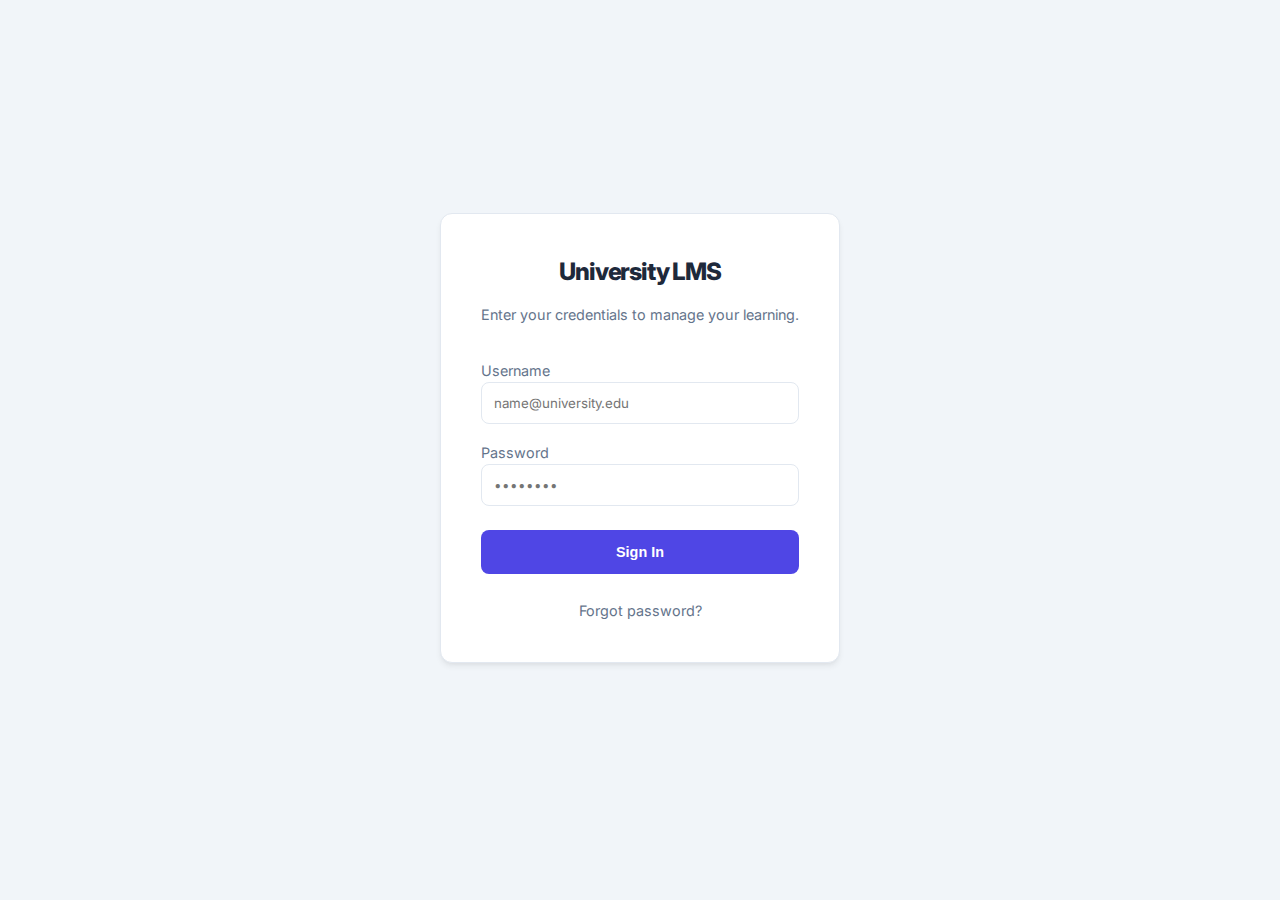
<file: index.html>
<!DOCTYPE html>
<html lang="en">
<head>
    <meta charset="utf-8">
    <meta name="viewport" content="width=device-width,initial-scale=1">
    <link rel="stylesheet" href="css/styles.css">
    <title>LMS - Login</title>
</head>
<body style="display:flex; justify-content:center; align-items:center; background:#f1f5f9;">
    <div class="card" style="width:100%; max-width:400px; padding:40px;">
        <div style="text-align:center; margin-bottom:32px;">
            <h2 style="font-weight:800; letter-spacing:-0.05em; margin:0;">University LMS</h2>
            <p class="muted">Enter your credentials to manage your learning.</p>
        </div>
        <form action="dashboard.html" method="get">
            <label class="muted">Username</label>
            <input type="text" name="username" placeholder="name@university.edu" required>
            <label class="muted">Password</label>
            <input type="password" name="password" placeholder="••••••••" required>
            <button class="btn" type="submit" style="width:100%; padding:14px; margin-top:8px;">Sign In</button>
        </form>
        <div style="margin-top:24px; text-align:center;">
            <a href="#" class="muted" style="text-decoration:none;">Forgot password?</a>
        </div>
    </div>
</body>
</html>
</file>
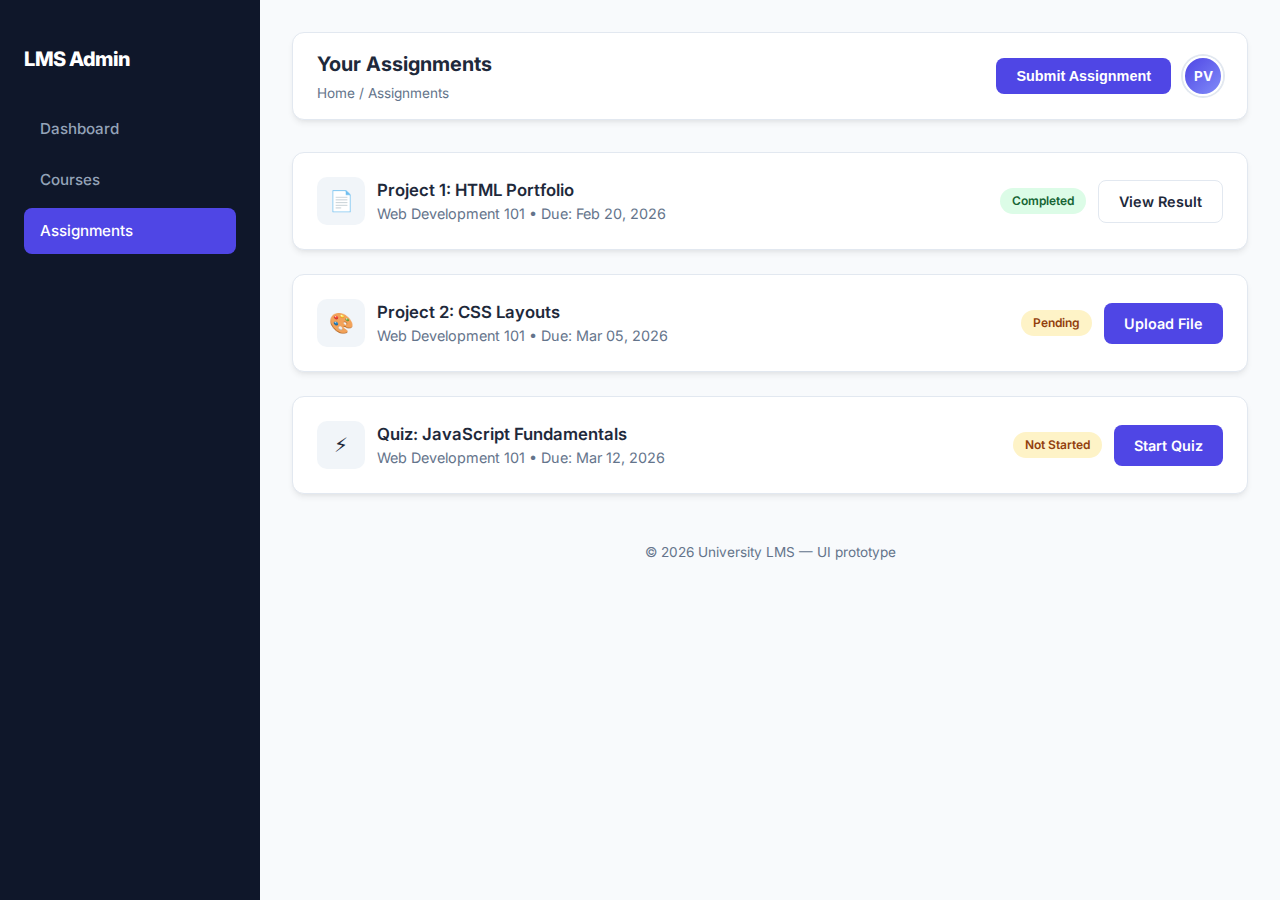
<file: assignments.html>
<!DOCTYPE html>
<html lang="en">
<head>
    <meta charset="utf-8">
    <meta name="viewport" content="width=device-width,initial-scale=1">
    <link rel="stylesheet" href="css/styles.css">
    <title>Assignments - LMS</title>
</head>
<body>
    <div class="sidebar">
        <h3>LMS Admin</h3>
        <a href="dashboard.html">Dashboard</a>
        <a href="courses.html">Courses</a>
        <a href="assignments.html" class="active">Assignments</a>
    </div>
    <div class="main-content">
        <div class="navbar">
            <div class="header">
                <div>
                    <div class="title">Your Assignments</div>
                    <div class="breadcrumb"><a href="dashboard.html">Home</a> / Assignments</div>
                </div>
                <div class="flex">
                    <button class="btn">Submit Assignment</button>
                    <div class="avatar">PV</div>
                </div>
            </div>
        </div>
        <div class="container">
            <div class="card">
                <div class="space-between">
                    <div class="flex">
                        <div style="width:48px; height:48px; background:#f1f5f9; border-radius:10px; display:flex; align-items:center; justify-content:center; font-size:20px;">📄</div>
                        <div>
                            <div style="font-weight:600; font-size:1.05rem;">Project 1: HTML Portfolio</div>
                            <div class="muted">Web Development 101 • Due: Feb 20, 2026</div>
                        </div>
                    </div>
                    <div class="flex">
                        <span class="badge status-done">Completed</span>
                        <a href="#" class="btn secondary">View Result</a>
                    </div>
                </div>
            </div>

            <div class="card">
                <div class="space-between">
                    <div class="flex">
                        <div style="width:48px; height:48px; background:#f1f5f9; border-radius:10px; display:flex; align-items:center; justify-content:center; font-size:20px;">🎨</div>
                        <div>
                            <div style="font-weight:600; font-size:1.05rem;">Project 2: CSS Layouts</div>
                            <div class="muted">Web Development 101 • Due: Mar 05, 2026</div>
                        </div>
                    </div>
                    <div class="flex">
                        <span class="badge status-pending">Pending</span>
                        <a href="#" class="btn">Upload File</a>
                    </div>
                </div>
            </div>

            <div class="card">
                <div class="space-between">
                    <div class="flex">
                        <div style="width:48px; height:48px; background:#f1f5f9; border-radius:10px; display:flex; align-items:center; justify-content:center; font-size:20px;">⚡</div>
                        <div>
                            <div style="font-weight:600; font-size:1.05rem;">Quiz: JavaScript Fundamentals</div>
                            <div class="muted">Web Development 101 • Due: Mar 12, 2026</div>
                        </div>
                    </div>
                    <div class="flex">
                        <span class="badge status-pending">Not Started</span>
                        <a href="#" class="btn">Start Quiz</a>
                    </div>
                </div>
            </div>
            
            <div class="site-footer">© 2026 University LMS — UI prototype</div>
        </div>
    </div>
</body>
</html>
</file>
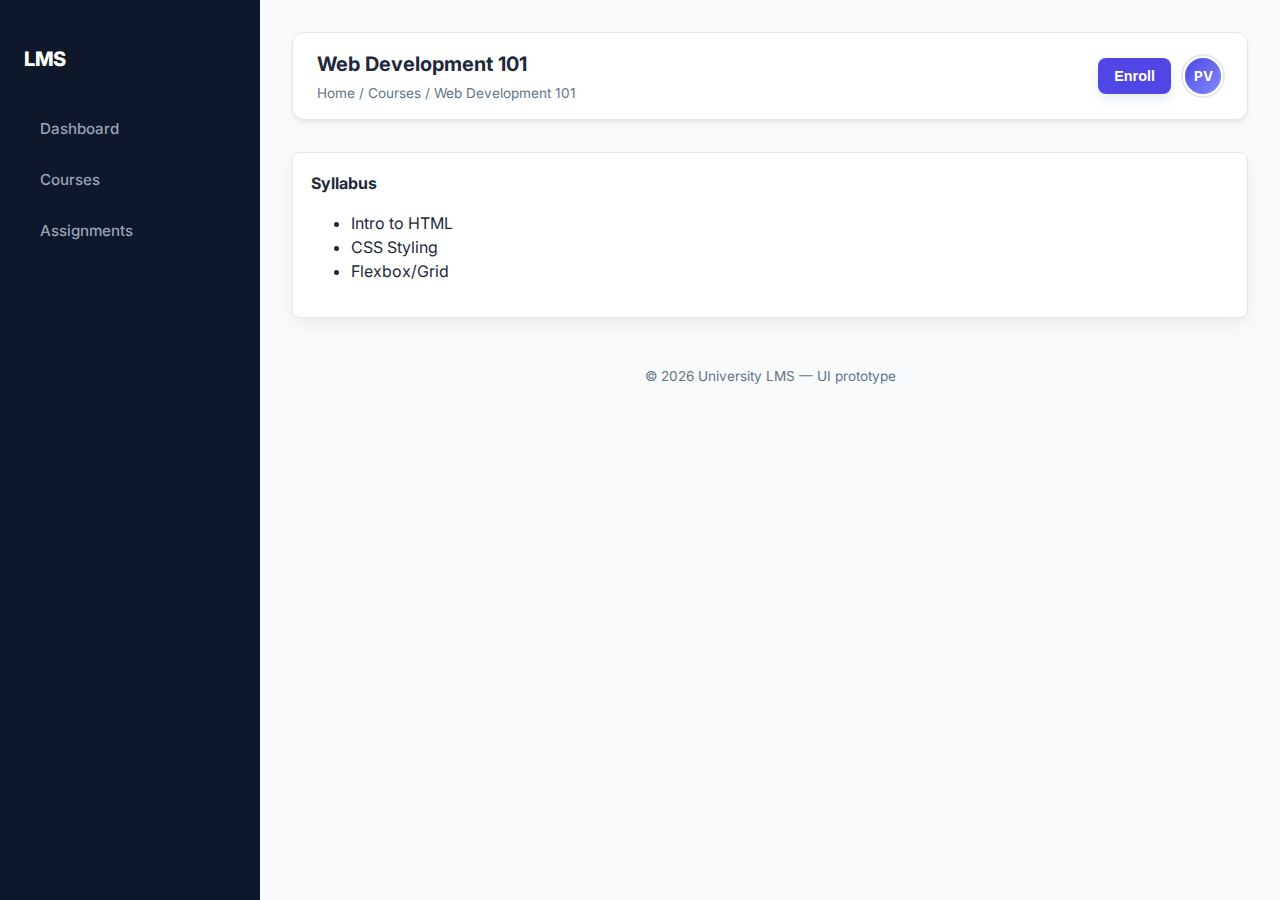
<file: course-detail.html>
<!DOCTYPE html>
<html>
<head>
    <meta charset="utf-8">
    <meta name="viewport" content="width=device-width,initial-scale=1">
    <link rel="stylesheet" href="css/styles.css">
    <link rel="stylesheet" href="css/components.css">
    <title>Course Detail - Web Development 101</title>
</head>
<body>
    <div class="sidebar">
        <h3>LMS</h3>
        <a href="dashboard.html">Dashboard</a>
        <a href="courses.html">Courses</a>
        <a href="assignments.html">Assignments</a>
    </div>
    <div class="main-content">
        <div class="navbar">
            <div class="header">
                <div>
                    <div class="title">Web Development 101</div>
                    <div class="breadcrumb"><a href="dashboard.html">Home</a> / Courses / Web Development 101</div>
                </div>
                <div class="flex">
                    <button class="btn">Enroll</button>
                    <div class="avatar">PV</div>
                </div>
            </div>
        </div>
        <div class="container">
            <div class="card">
                <h4>Syllabus</h4>
                <ul>
                    <li>Intro to HTML</li>
                    <li>CSS Styling</li>
                    <li>Flexbox/Grid</li>
                </ul>
            </div>
            <div class="site-footer">© 2026 University LMS — UI prototype</div>
        </div>
    </div>
</body>
</html>
</file>
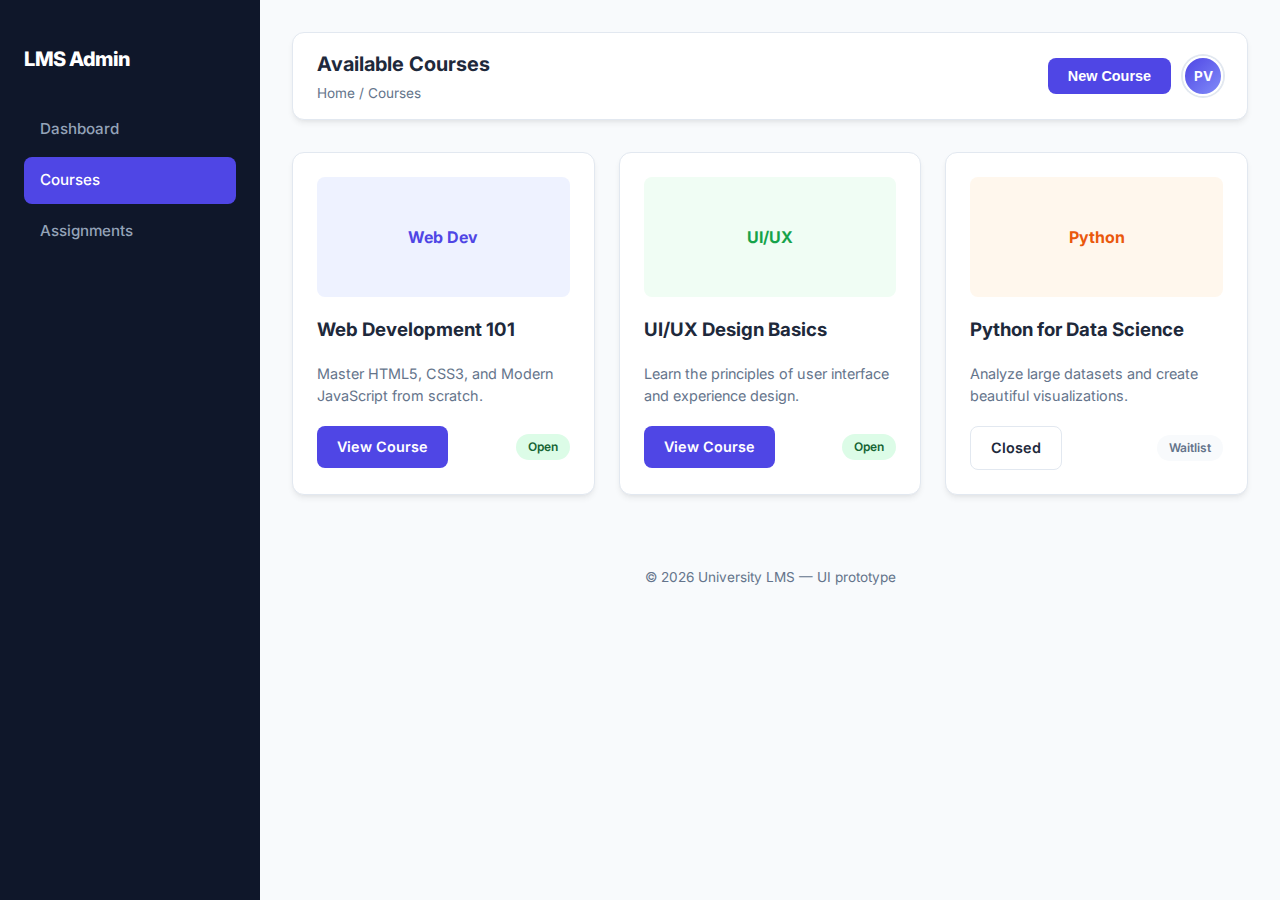
<file: courses.html>
<!DOCTYPE html>
<html lang="en">
<head>
    <meta charset="utf-8">
    <meta name="viewport" content="width=device-width,initial-scale=1">
    <link rel="stylesheet" href="css/styles.css">
    <title>Courses - LMS</title>
</head>
<body>
    <div class="sidebar">
        <h3>LMS Admin</h3>
        <a href="dashboard.html">Dashboard</a>
        <a href="courses.html" class="active">Courses</a>
        <a href="assignments.html">Assignments</a>
    </div>
    <div class="main-content">
        <div class="navbar">
            <div class="header">
                <div>
                    <div class="title">Available Courses</div>
                    <div class="breadcrumb"><a href="dashboard.html">Home</a> / Courses</div>
                </div>
                <div class="flex">
                    <button class="btn">New Course</button>
                    <div class="avatar">PV</div>
                </div>
            </div>
        </div>
        <div class="container">
            <div class="grid-3">
                <div class="card">
                    <div style="height:120px; background:#eef2ff; border-radius:8px; margin-bottom:16px; display:flex; align-items:center; justify-content:center; color:#4f46e5; font-weight:bold;">Web Dev</div>
                    <h3>Web Development 101</h3>
                    <p class="muted">Master HTML5, CSS3, and Modern JavaScript from scratch.</p>
                    <div class="space-between" style="margin-top:20px;">
                        <a href="course-detail.html" class="btn">View Course</a>
                        <span class="badge status-done">Open</span>
                    </div>
                </div>

                <div class="card">
                    <div style="height:120px; background:#f0fdf4; border-radius:8px; margin-bottom:16px; display:flex; align-items:center; justify-content:center; color:#16a34a; font-weight:bold;">UI/UX</div>
                    <h3>UI/UX Design Basics</h3>
                    <p class="muted">Learn the principles of user interface and experience design.</p>
                    <div class="space-between" style="margin-top:20px;">
                        <a href="#" class="btn">View Course</a>
                        <span class="badge status-done">Open</span>
                    </div>
                </div>

                <div class="card">
                    <div style="height:120px; background:#fff7ed; border-radius:8px; margin-bottom:16px; display:flex; align-items:center; justify-content:center; color:#ea580c; font-weight:bold;">Python</div>
                    <h3>Python for Data Science</h3>
                    <p class="muted">Analyze large datasets and create beautiful visualizations.</p>
                    <div class="space-between" style="margin-top:20px;">
                        <a href="#" class="btn secondary">Closed</a>
                        <span class="badge">Waitlist</span>
                    </div>
                </div>
            </div>
            <div class="site-footer">© 2026 University LMS — UI prototype</div>
        </div>
    </div>
</body>
</html>
</file>
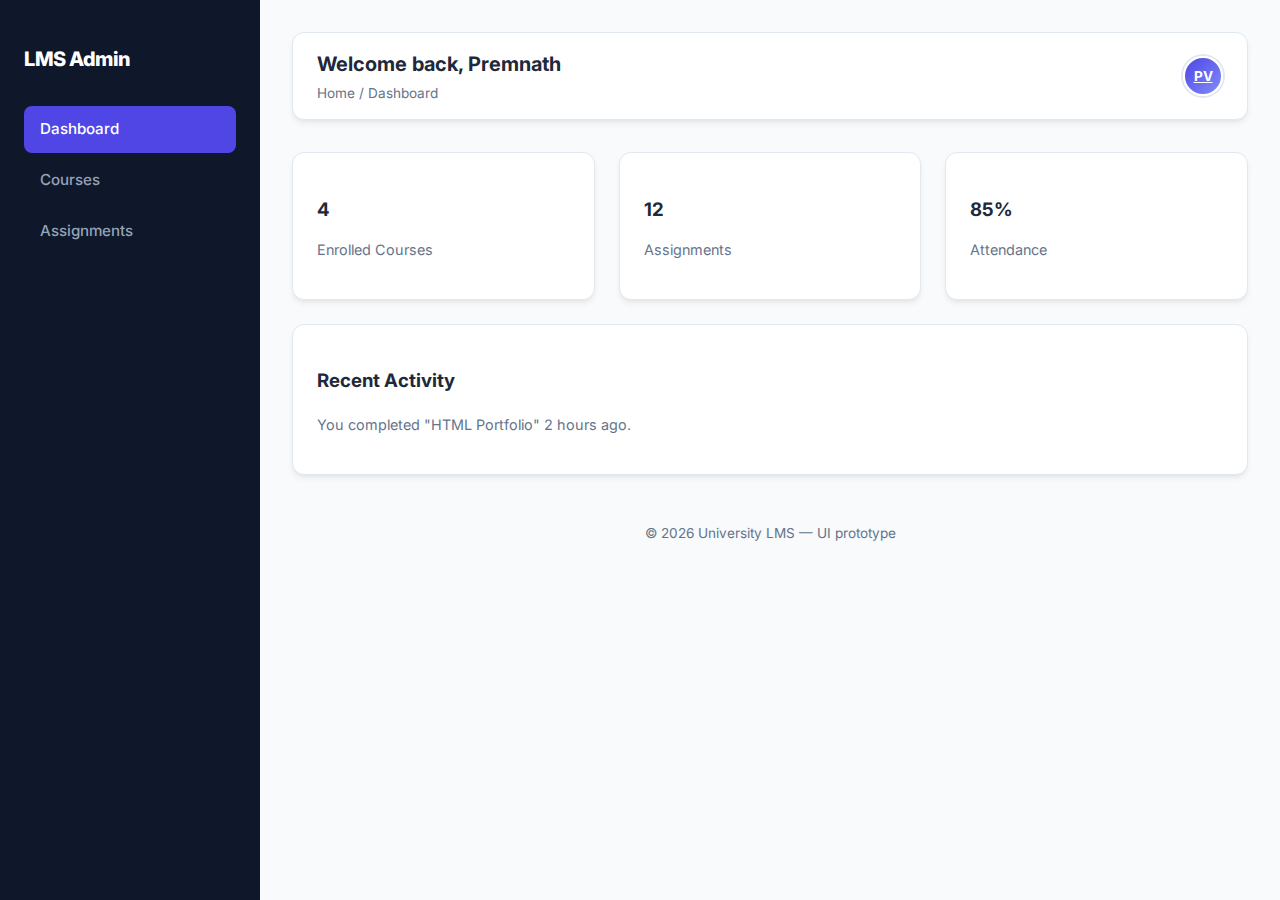
<file: dashboard.html>
<!DOCTYPE html>
<html lang="en">
<head>
    <meta charset="utf-8">
    <meta name="viewport" content="width=device-width,initial-scale=1">
    <link rel="stylesheet" href="css/styles.css">
    <title>Dashboard - LMS</title>
</head>
<body>
    <div class="sidebar">
        <h3>LMS Admin</h3>
        <a href="dashboard.html" class="active">Dashboard</a>
        <a href="courses.html">Courses</a>
        <a href="assignments.html">Assignments</a>
    </div>
    <div class="main-content">
        <div class="navbar">
            <div class="header">
                <div>
                    <div class="title">Welcome back, Premnath</div>
                    <div class="breadcrumb"><a href="dashboard.html">Home</a> / Dashboard</div>
                </div>
                <div class="flex">
                    <a href="profile.html" class="avatar">PV</a>
                </div>
            </div>
        </div>
        <div class="container">
            <div class="grid-3">
                <div class="card"><h3 class="mb-0">4</h3><p class="muted">Enrolled Courses</p></div>
                <div class="card"><h3 class="mb-0">12</h3><p class="muted">Assignments</p></div>
                <div class="card"><h3 class="mb-0">85%</h3><p class="muted">Attendance</p></div>
            </div>
            
            <div class="card">
                <h3>Recent Activity</h3>
                <p class="muted">You completed "HTML Portfolio" 2 hours ago.</p>
            </div>

            <div class="site-footer">© 2026 University LMS — UI prototype</div>
        </div>
    </div>
</body>
</html>
</file>
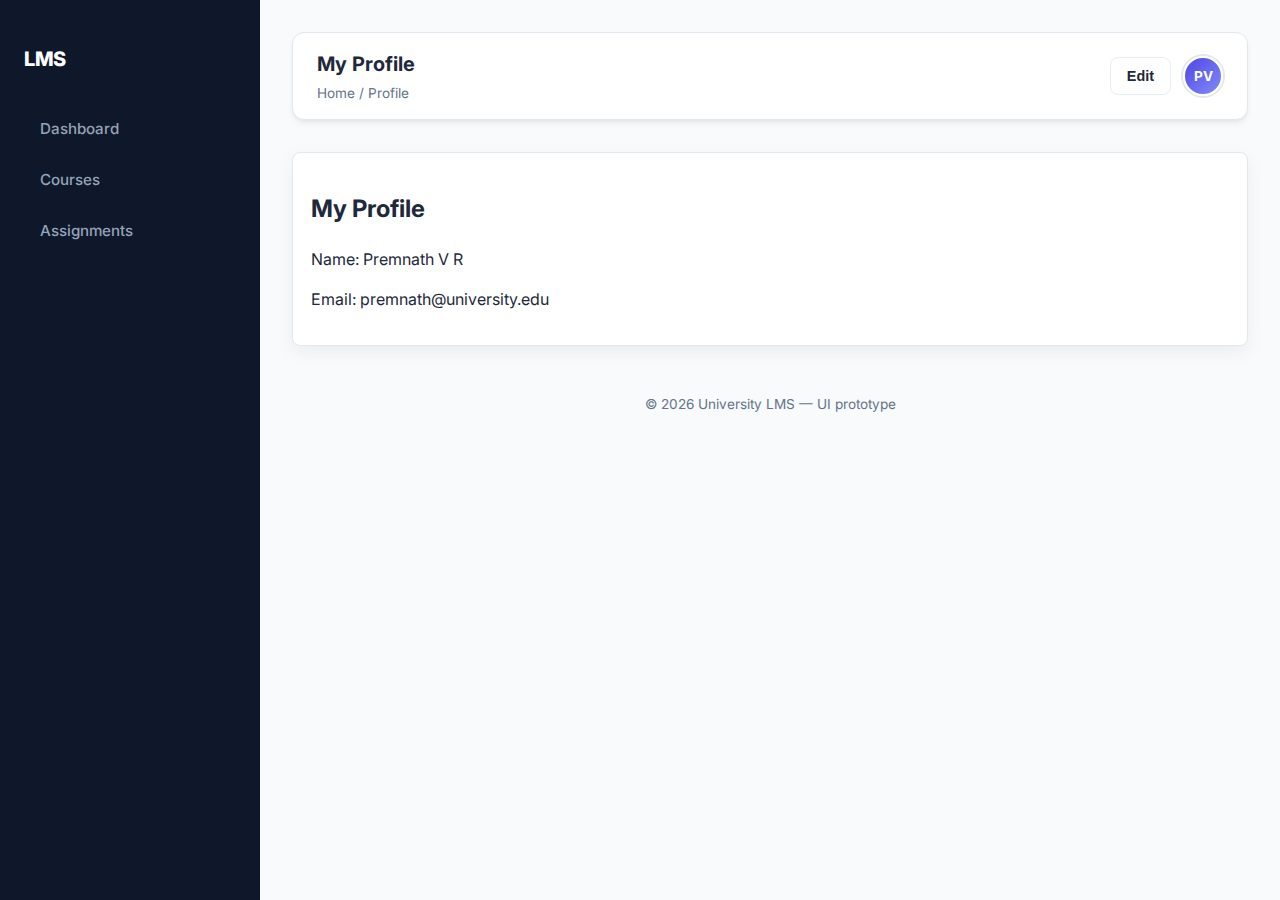
<file: profile.html>
<!DOCTYPE html>
<html>
<head>
    <meta charset="utf-8">
    <meta name="viewport" content="width=device-width,initial-scale=1">
    <link rel="stylesheet" href="css/styles.css">
    <link rel="stylesheet" href="css/components.css">
    <title>Profile - LMS</title>
</head>
<body>
    <div class="sidebar">
        <h3>LMS</h3>
        <a href="dashboard.html">Dashboard</a>
        <a href="courses.html">Courses</a>
        <a href="assignments.html">Assignments</a>
    </div>
    <div class="main-content">
        <div class="navbar">
            <div class="header">
                <div>
                    <div class="title">My Profile</div>
                    <div class="breadcrumb"><a href="dashboard.html">Home</a> / Profile</div>
                </div>
                <div class="flex">
                    <button class="btn secondary">Edit</button>
                    <div class="avatar">PV</div>
                </div>
            </div>
        </div>
        <div class="container">
            <div class="card">
                <h2>My Profile</h2>
                <p>Name: Premnath V R</p>
                <p>Email: premnath@university.edu</p>
            </div>
            <div class="site-footer">© 2026 University LMS — UI prototype</div>
        </div>
    </div>
</body>
</html>
</file>
<file: css/styles.css>
@import url('https://fonts.googleapis.com/css2?family=Inter:wght@400;500;600;700&display=swap');

:root {
  --bg: #f8fafc;
  --surface: #ffffff;
  --primary: #4f46e5;
  --primary-hover: #4338ca;
  --text-main: #1e293b;
  --text-muted: #64748b;
  --border: #e2e8f0;
  --radius-lg: 12px;
  --radius-md: 8px;
  --shadow: 0 4px 6px -1px rgb(0 0 0 / 0.07), 0 2px 4px -2px rgb(0 0 0 / 0.05);
  --sidebar-width: 260px;
}

* { box-sizing: border-box; transition: all 0.2s ease; }
html, body { height: 100%; margin: 0; }

body {
  font-family: 'Inter', system-ui, sans-serif;
  background-color: var(--bg);
  color: var(--text-main);
  line-height: 1.5;
  -webkit-font-smoothing: antialiased;
  display: flex;
}

.sidebar {
  width: var(--sidebar-width);
  background: #0f172a;
  color: #f8fafc;
  height: 100vh;
  padding: 24px;
  position: fixed;
  top: 0; left: 0;
  z-index: 100;
}

.sidebar h3 { 
  font-size: 1.25rem; 
  margin-bottom: 2rem; 
  font-weight: 800; 
  letter-spacing: -0.025em;
  color: #fff;
}

.sidebar a { 
  color: #94a3b8; 
  text-decoration: none; 
  display: block; 
  margin: 4px 0; 
  padding: 12px 16px; 
  border-radius: var(--radius-md);
  font-weight: 500;
  font-size: 0.95rem;
}

.sidebar a:hover { background: rgba(255,255,255,0.08); color: #fff; }
.sidebar a.active { background: var(--primary); color: #fff; }

.main-content { 
  flex: 1;
  margin-left: var(--sidebar-width); 
  padding: 32px; 
  min-height: 100vh; 
}

.navbar { 
  margin-bottom: 32px;
  background: var(--surface);
  padding: 16px 24px;
  border-radius: var(--radius-lg);
  border: 1px solid var(--border);
  box-shadow: var(--shadow);
}

.header { display: flex; justify-content: space-between; align-items: center; }
.header .title { font-size: 1.25rem; font-weight: 700; color: var(--text-main); }
.breadcrumb { font-size: 0.85rem; color: var(--text-muted); margin-top: 4px; }
.breadcrumb a { color: var(--text-muted); text-decoration: none; }

.avatar {
  width: 40px; height: 40px; 
  border-radius: 50%; 
  background: linear-gradient(135deg, var(--primary), #818cf8);
  display: flex; align-items: center; justify-content: center;
  color: #fff; font-weight: 700; font-size: 0.85rem;
  border: 2px solid var(--surface);
  box-shadow: 0 0 0 2px var(--border);
}

.container { max-width: 1100px; margin: 0 auto; }

.card { 
  background: var(--surface); 
  padding: 24px; 
  border-radius: var(--radius-lg); 
  border: 1px solid var(--border);
  box-shadow: var(--shadow);
  margin-bottom: 24px;
}

.card:hover { transform: translateY(-4px); box-shadow: 0 10px 15px -3px rgba(0,0,0,0.1); }

.grid-3 { display: grid; grid-template-columns: repeat(3, 1fr); gap: 24px; }

.btn { 
  padding: 10px 20px; border-radius: var(--radius-md); border: none;
  cursor: pointer; font-weight: 600; font-size: 0.9rem;
  display: inline-flex; align-items: center; justify-content: center;
  text-decoration: none; background: var(--primary); color: #fff;
}

.btn:hover { background: var(--primary-hover); transform: translateY(-1px); }
.btn.secondary { background: var(--surface); color: var(--text-main); border: 1px solid var(--border); }
.btn.secondary:hover { background: var(--bg); }

.badge { 
  padding: 4px 12px; border-radius: 99px; font-size: 0.75rem; font-weight: 600; 
  background: var(--bg); color: var(--text-muted);
}
.status-done { background: #dcfce7; color: #166534; }
.status-pending { background: #fef3c7; color: #92400e; }

input {
  width: 100%; padding: 12px; border: 1px solid var(--border);
  border-radius: var(--radius-md); margin-bottom: 16px; font-family: inherit;
}
input:focus { outline: 2px solid #6366f133; border-color: var(--primary); }

.site-footer { margin-top: 48px; text-align: center; color: var(--text-muted); font-size: 0.85rem; }

@media (max-width: 1024px) {
  body { flex-direction: column; }
  .sidebar { width: 100%; height: auto; position: relative; padding: 16px; }
  .main-content { margin-left: 0; padding: 16px; }
  .grid-3 { grid-template-columns: 1fr; }
}

.flex { display: flex; gap: 12px; align-items: center; }
.space-between { display: flex; justify-content: space-between; align-items: center; }
.muted { color: var(--text-muted); font-size: 0.9rem; }
.mb-0 { margin-bottom: 0; }
</file>
<file: css/components.css>
.card { background: var(--surface, #fff); padding: 18px; border-radius: calc(var(--radius, 10px) - 2px); box-shadow: 0 6px 18px rgba(17,24,39,0.06); margin-bottom: 18px; }
.card h3, .card h4 { margin: 0 0 8px 0; }
.card .meta { color: var(--muted); font-size: 13px; }

.btn { display:inline-block; padding: 10px 16px; border: none; border-radius: 8px; cursor: pointer; background: var(--primary, #2b79c7); color: #fff; text-decoration: none; font-weight: 600; transition: background .18s ease, transform .08s ease, box-shadow .12s ease; box-shadow: 0 6px 12px rgba(43,121,199,0.12); }
.btn:hover { filter: brightness(1.03); transform: translateY(-2px); }
.btn.secondary { background: transparent; color: var(--text); border: 1px solid #e6eef6; box-shadow: none; }
.btn.ghost { background: transparent; color: var(--muted); }
.btn:focus { outline: none; box-shadow: 0 0 0 4px rgba(43,121,199,0.12); }

.badge { display:inline-block; padding: 6px 12px; border-radius: 999px; font-size: 12px; background: #f1f5f8; color: var(--text); font-weight:600; }
.status-pending { background: #f6d55c; color: #2d2d2d; }
.status-done { background: #34c38f; color: #fff; }

input[type="text"], input[type="password"], textarea, select {
	width: 100%; padding: 10px 12px; border: 1px solid #e6eef6; border-radius: 8px; margin-bottom: 12px; background: #fff; font-size: 14px;
}

a { color: var(--primary); text-decoration: none; }
a:hover { text-decoration: underline; }

.muted { color: var(--muted); }

/* small helpers */
.flex { display:flex; gap:12px; align-items:center; }
.space-between { display:flex; justify-content:space-between; align-items:center; }
</file>
